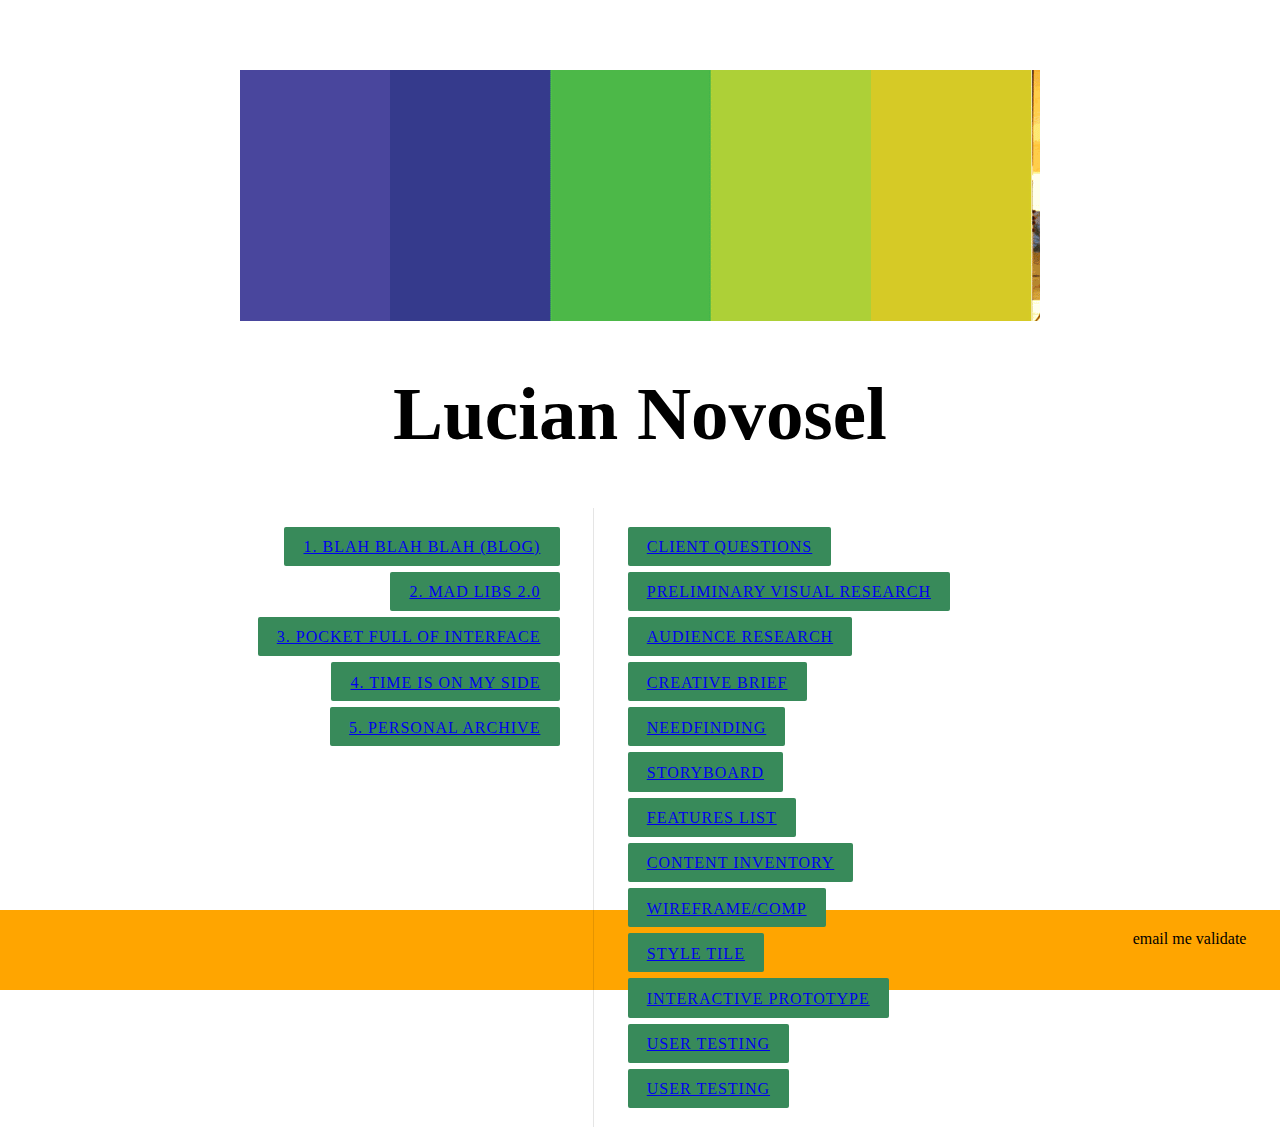
<file: public_html/index.html>
<!DOCTYPE html><html lang="en">  <head>  	<meta charset="utf-8">    <meta name="viewport" content="width=device-width, initial-scale=1.0">    <meta name="description" content="555_description">    <meta name="author" content="Lucian Novosel - DES 157 Glenda Drew">    <link rel="shortcut icon" href="ex(1)/assets/ico/favicon.png">    <title>Lucian's Portal</title>    <!-- Natural CSS file links -->    <link href="ex(1)/assets/css/main.css" rel="stylesheet">    <!-- Natural font file links -->    <link href='http://fonts.googleapis.com/css?family=Lato:300,400,700,300italic,400italic' rel='stylesheet' type='text/css'>    <link href='http://fonts.googleapis.com/css?family=Raleway:400,300,700' rel='stylesheet' type='text/css'>      </head>    <body>      <div class="page-wrap">        <!-- banner -->        <header><img id="kuler" src="ex(1)/assets/imgs/invitation_ex1_website.gif" width="800" style="display:block; margin-top:70px; margin-left:auto; margin-right:auto;"></header>        <h1> Lucian Novosel </h1>         <section>            <div class="main" style="display:block; margin-left:auto; margin-right:auto;">              <nav>                <div class="column">                    <ol style="text-align:right;">                      <li><a href="blog.html">1. Blah blah blah (blog)</a></li>                      <li><a href="ex(2)_madlibs/madlibs.html">2. Mad Libs 2.0</a></li>                      <li><a href="ex(3)_pockedex/pocket.html">3. Pocket full of interface</a></li>                      <li><a href="ex(4)_timeIsOnMySide/time.html">4. Time is on my side</a></li>                      <li><a href="ex(5)_Cabinet/archive.html">5. Personal archive</li></a>                      <!-- <li>6. The library</li> -->                    </ol>                </div>              </nav>              <!-- <nav> -->                <div class="column">                     <ol style="text-align:left; padding-left: 0px;">                      <li><a href="clientQuestions.html"> Client Questions</a></li>                      <br/>                      <li><a href="http://sesameseeds157.tumblr.com/">Preliminary Visual Research</a></li>                      <br/>                                            <li><a href="impressDeck/index.html#/step-1">Audience research</a></li>                      <br/>                      <li><a href="impressDeck/index.html#/step-3">Creative Brief</a>                      </li>                      <br/>                      <li><a href="impressDeck/index.html#/step-5">Needfinding</a>                      </li>                      <br/>                      <li><a href="impressDeck/index.html#/step-8">StoryBoard</a>                      </li>                      <br/>                      <li><a href="impressDeck/index.html#/step-11">Features List</a>                      </li>                      <br/>                      <li><a href="impressDeck/index.html#/step-13">Content Inventory</a>                      </li>                      <br/>                       <li><a href="impressDeck/index.html#/step-15">Wireframe/Comp</a>                      </li>                      <br/>                      <li><a href="impressDeck/index.html#/step-18">Style Tile</a>                      </li>                      <br/>                      <li><a href="sesame_universe/">Interactive prototype</a>                      </li>                       <br/>                      <li><a href="impressDeck/index.html#/step-22">User Testing</a>                      </li>                       <br/>                      <li><a href="impressDeck/index.html#/step-27">User Testing</a>                      </li>                  </div>               <!-- </nav> -->            </div> <!-- main -->         </section>      </div>    </body>  <footer>    email me    validate  </footer> <html>
</file>
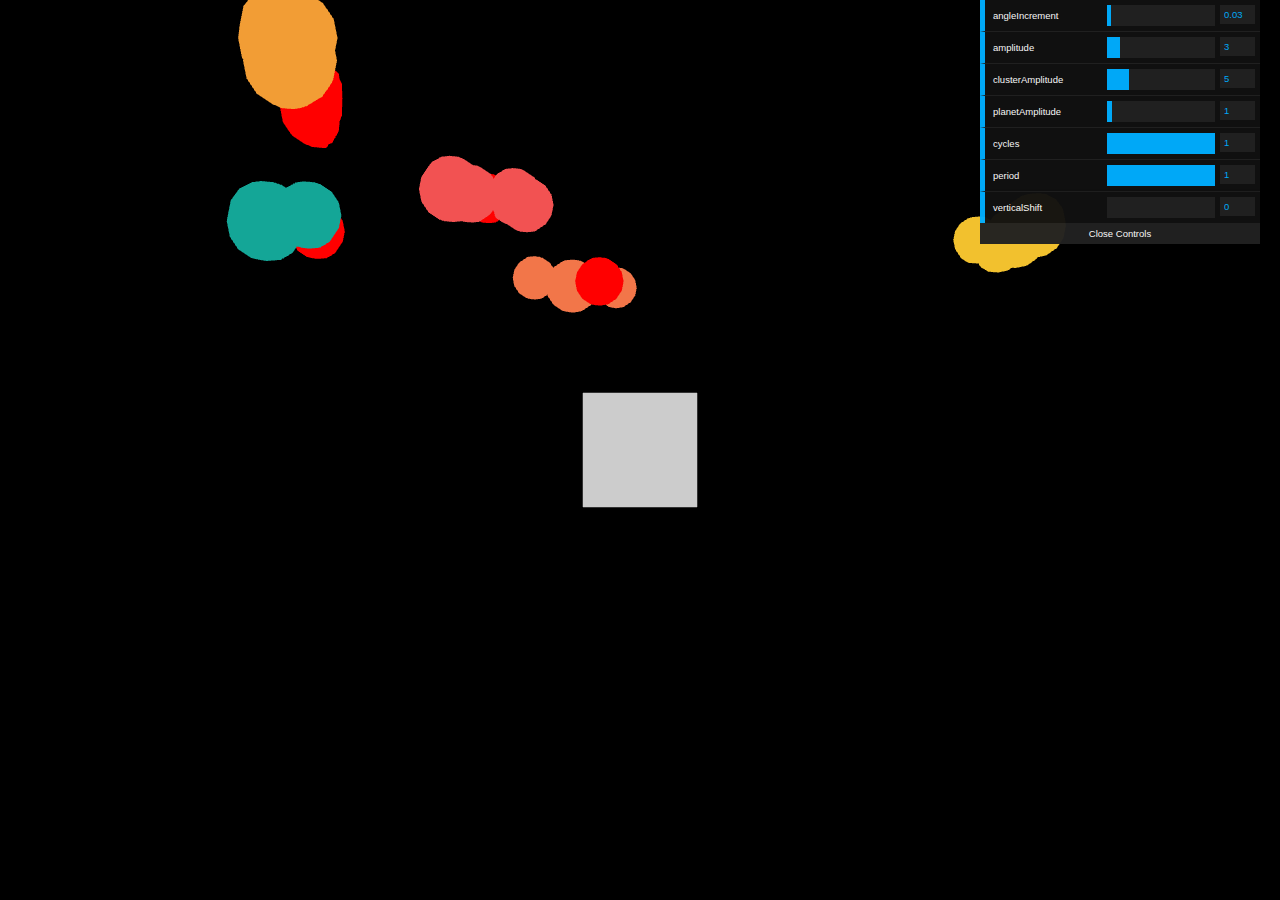
<file: public_html/sesame_universe/index.html>
<html>
  <head>
    <script src="assets/js/three.js"></script>
    <style type="text/css">
      body {
        margin: 0px;
        padding: 0px;
      }

      #container {
        position:absolute;
        left:0px;
        top:0px;
        width:100%;
        height:100%;
        margin: 0px;
        padding: 0px;
      }
    </style>

    <script src="assets/js/raf.js"></script>
    <script src="assets/js/OrbitControls.js"></script>
    <script src="assets/js/dat-gui/build/DAT.GUI.min.js"></script>

  </head>

  <body>
  
  <script type="text/javascript" src="assets/js/sesame.js"></script>
  </body>
</html>
</file>
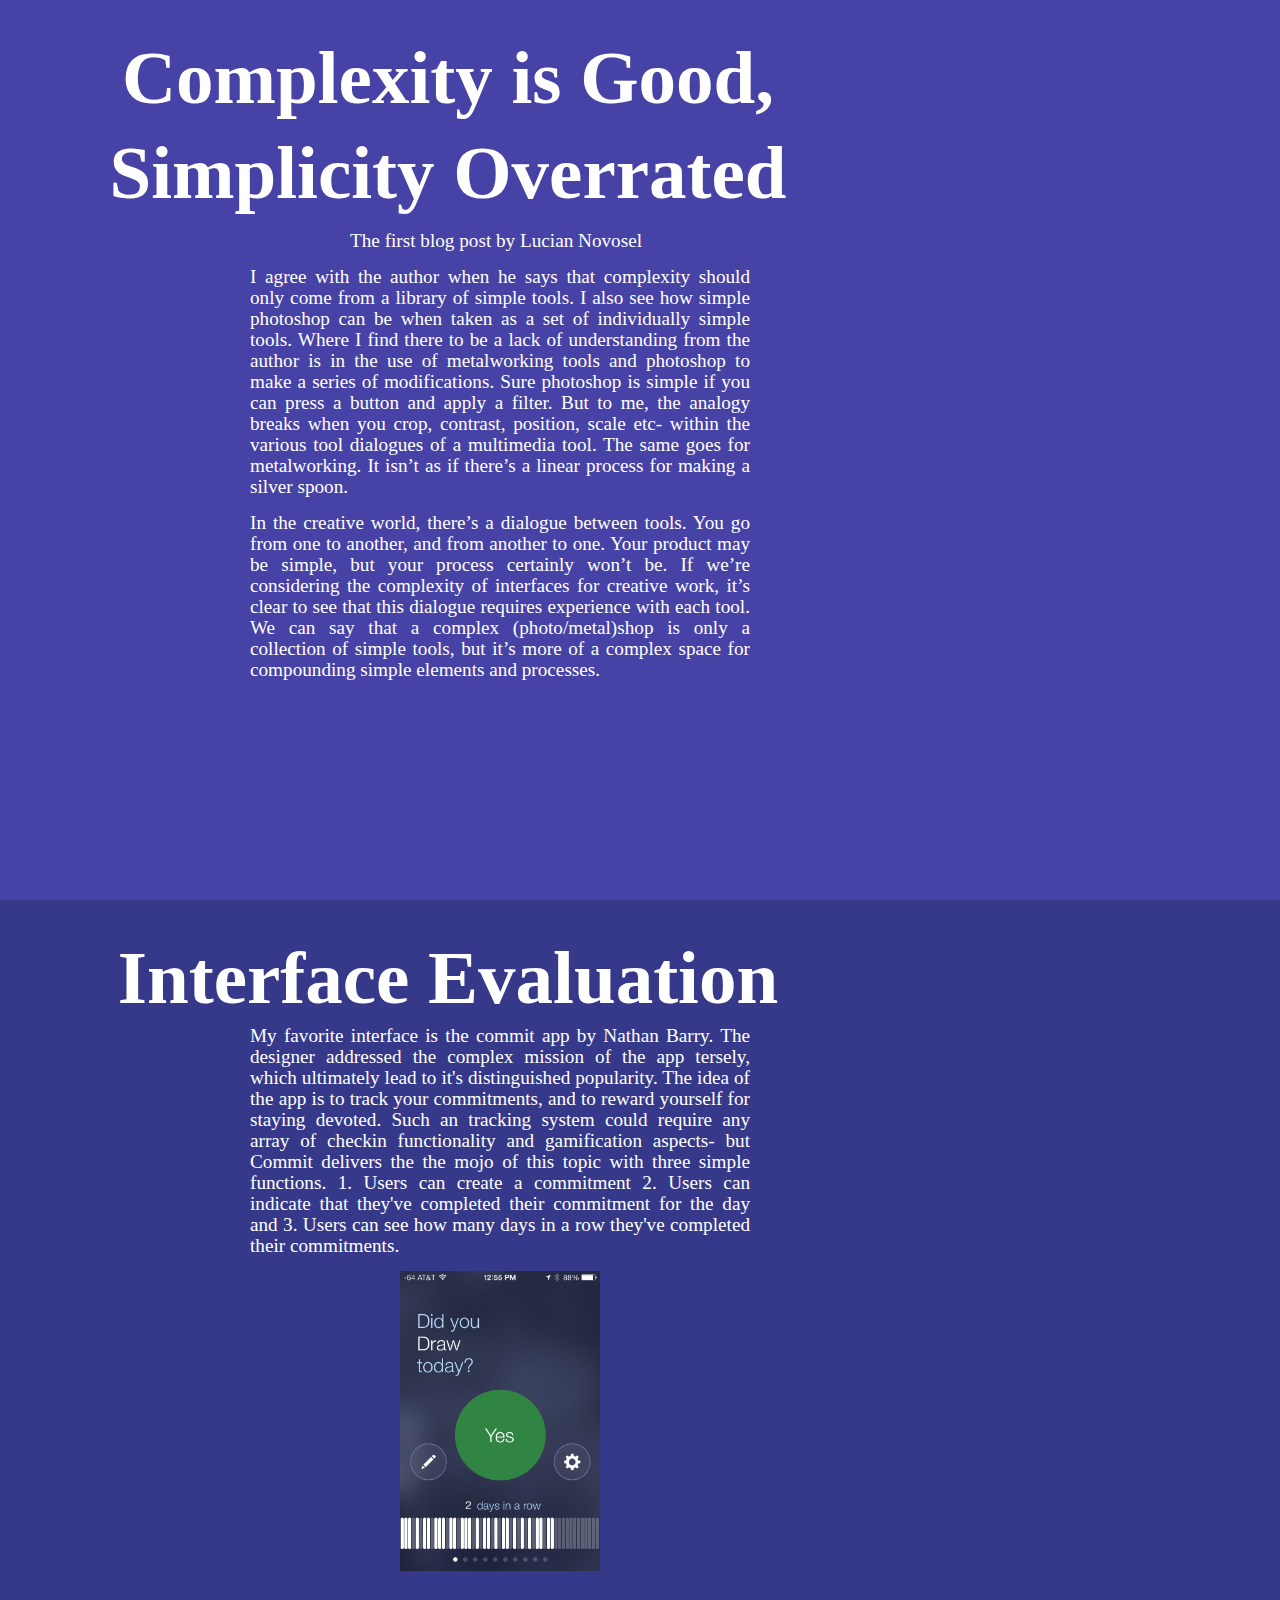
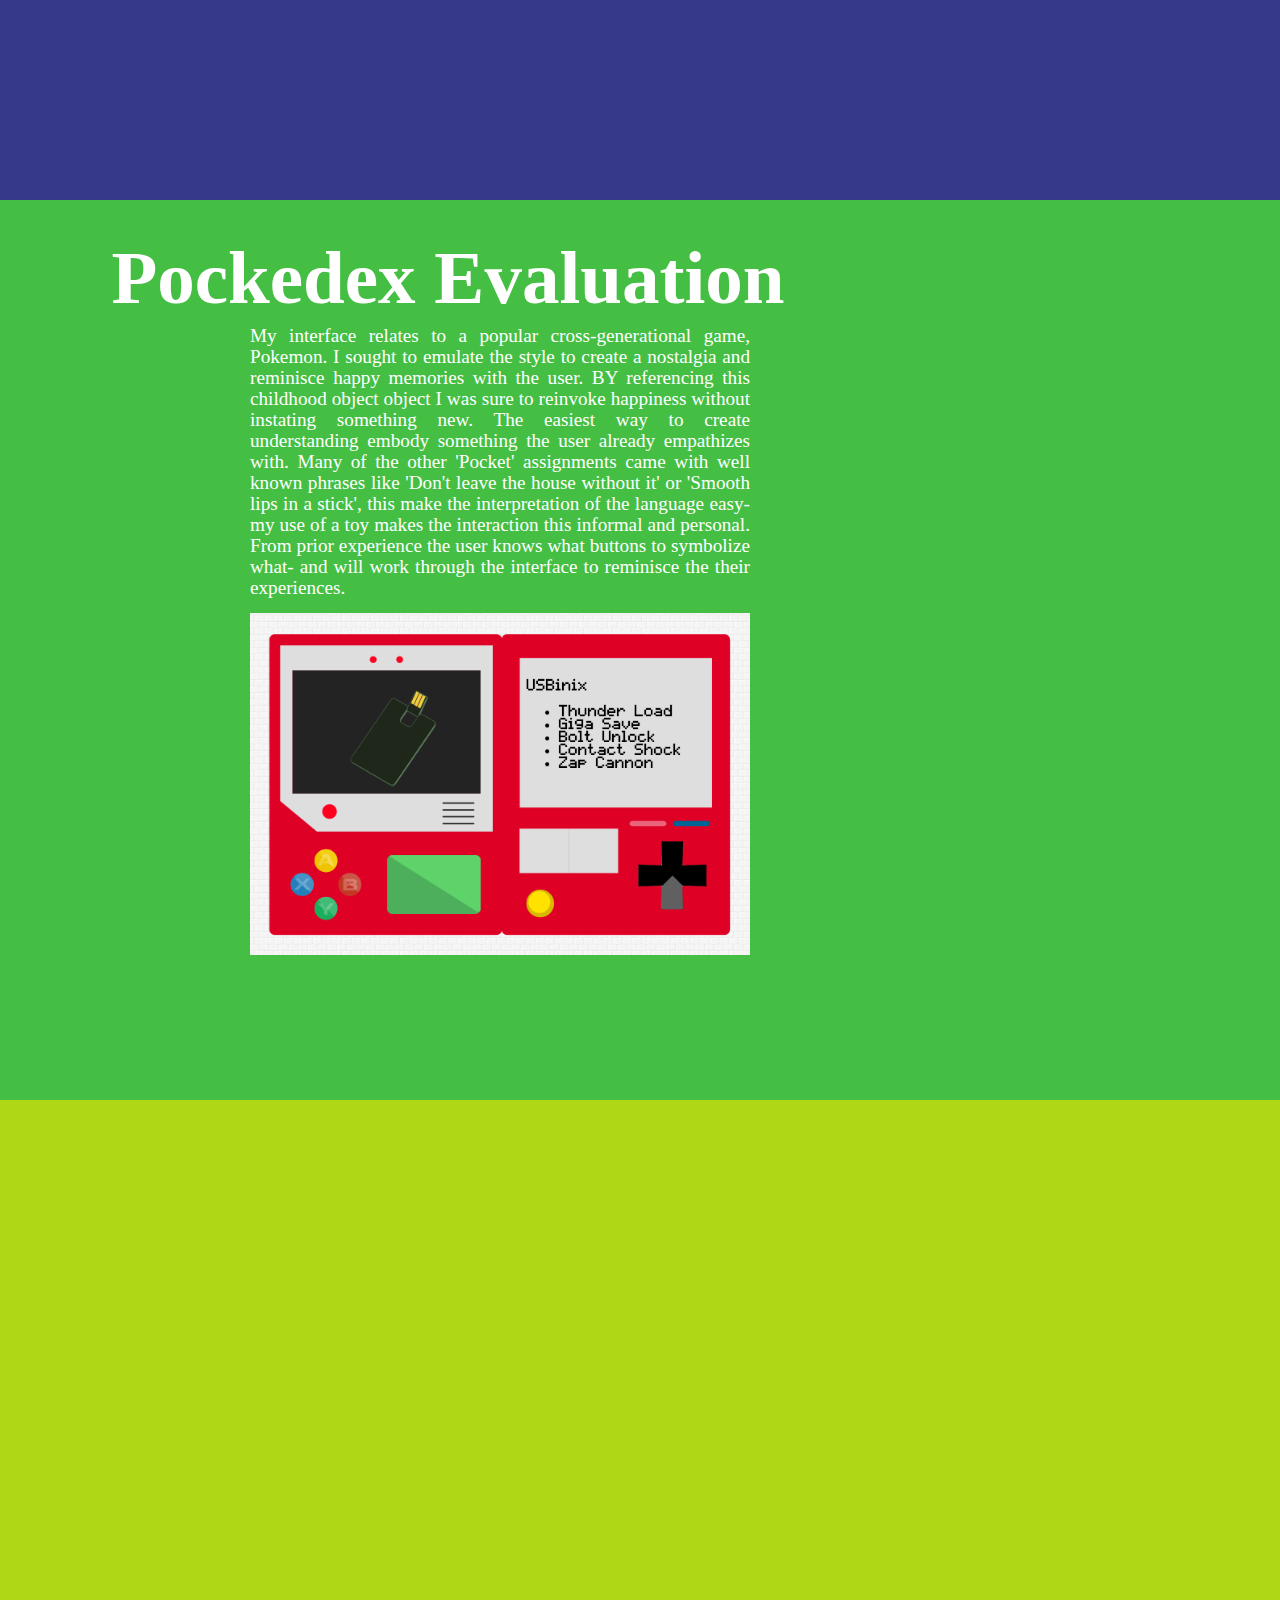
<file: public_html/blog.html>
<!DOCTYPE html>
<html lang="en">
    <head>
      <meta charset="utf-8">
      <meta name="viewport" content="width=device-width, initial-scale=1.0">
      <meta name="description" content="Lucian's Blog.">
      <meta name="author" content="Lucian Novosel - DES 157 Glenda Drew">
      <link rel="shortcut icon" href="assets/ico/favicon.png">
      <title>Blah Blah Blog</title>

      <!-- Natural CSS file links -->
      <!-- <link href="assets/css/main.css" rel="stylesheet"> -->
      <link href="ex(1)/assets/css/blog.css" rel="stylesheet">

      <!-- Natural font file links -->
      <link href='http://fonts.googleapis.com/css?family=Lato:300,400,700,300italic,400italic' rel='stylesheet' type='text/css'>
      <link href='http://fonts.googleapis.com/css?family=Raleway:400,300,700' rel='stylesheet' type='text/css'>


    </head>
  
<!--     <header>          
       <h1>Welcome to<h1>
          <h1><em>blah, blah, blog</em></h1>
    </header>  -->

    <body>
      <section class="page-wrap page-wrap-1">
          <div class="post">
            <h2 style="padding-top: 30px">Complexity is Good, Simplicity Overrated</h2>
            <p style="padding-left:350px; padding-top: 10px;">The first blog post by Lucian Novosel</p>
                  <div class="copy" style="padding-left:250px"> 
                    <p>
                        I agree with the author when he says that complexity should only come from a library of simple tools. I also see how simple photoshop can be when taken as a set of individually simple tools. Where I find there to be a lack of understanding from the author is in the use of metalworking tools and photoshop to make a series of modifications. Sure photoshop is simple if you can press a button and apply a filter. But to me, the analogy breaks when you crop, contrast, position, scale etc- within the various tool dialogues of a multimedia tool. The same goes for metalworking. It isn’t as if there’s a linear process for making a silver spoon.
                    </p>
                    <p>
                      In the creative world, there’s a dialogue between tools. You go from one to another, and from another to one. Your product may be simple, but your process certainly won’t be. If we’re considering the complexity of interfaces for creative work, it’s clear to see that this dialogue requires experience with each tool. We can say that a complex (photo/metal)shop is only a collection of simple tools, but it’s more of a complex space for compounding simple elements and processes. 
                    </p>
                  </div>
        </div>
      </section>
      <section class="page-wrap page-wrap-2">
          <div class="post">
            <h2 style="padding-top: 30px">Interface Evaluation</h2>
                  <div class="copy" style="padding-left:250px">                   
                    <p>
                         My favorite interface is the commit app by Nathan Barry. The designer addressed the complex mission of the app tersely, which ultimately lead to it's distinguished popularity. The idea of the app is to track your commitments, and to reward yourself for staying devoted. Such an tracking system could require any array of checkin functionality and gamification aspects- but Commit delivers the the mojo of this topic with three simple functions. 1. Users can create a commitment 2. Users can indicate that they've completed their commitment for the day and 3. Users can see how many days in a row they've completed their commitments.
                     </p>
                     <p>
                         <img src="ex(1)/assets/imgs/commitmentScreenShot.jpg" style="display: block; margin: 0 auto;" width='200px' >
                     </p>
                  </div>
          </div>
      </section>
      <section class="page-wrap page-wrap-3">
          <div class="post">
            <h2 style="padding-top: 30px">Pockedex Evaluation</h2>
                  <div class="copy" style="padding-left:250px">                   
                    <p>
                       My interface relates to a popular cross-generational game, Pokemon. I sought to emulate the style to create a nostalgia and reminisce happy memories with the user. BY referencing this childhood object object I was sure to reinvoke happiness without instating something new. 

                        The easiest way to create understanding embody something the user already empathizes with. Many of the other 'Pocket' assignments came with well known phrases like 'Don't leave the house without it' or 'Smooth lips in a stick', this make the interpretation of the language easy- my use of a toy makes the interaction this informal and personal. From prior experience the user knows what buttons to symbolize what- and will work through the interface to reminisce the their experiences. 
                     </p>
                     <p>
                         <img src="ex(1)/assets/imgs/pockedex.png" style="display: block; margin: 0 auto;" width='500px' >
                     </p>
                  </div>
          </div>
      </section>
      <section class="page-wrap page-wrap-4"></section>
      <section class="page-wrap page-wrap-5"></section>
    </body>

    <footer>
      <!-- contact -->
      <!-- goto top -->
      <!-- blog -->
      <!--  -->
    </footer>
 <html>
</file>
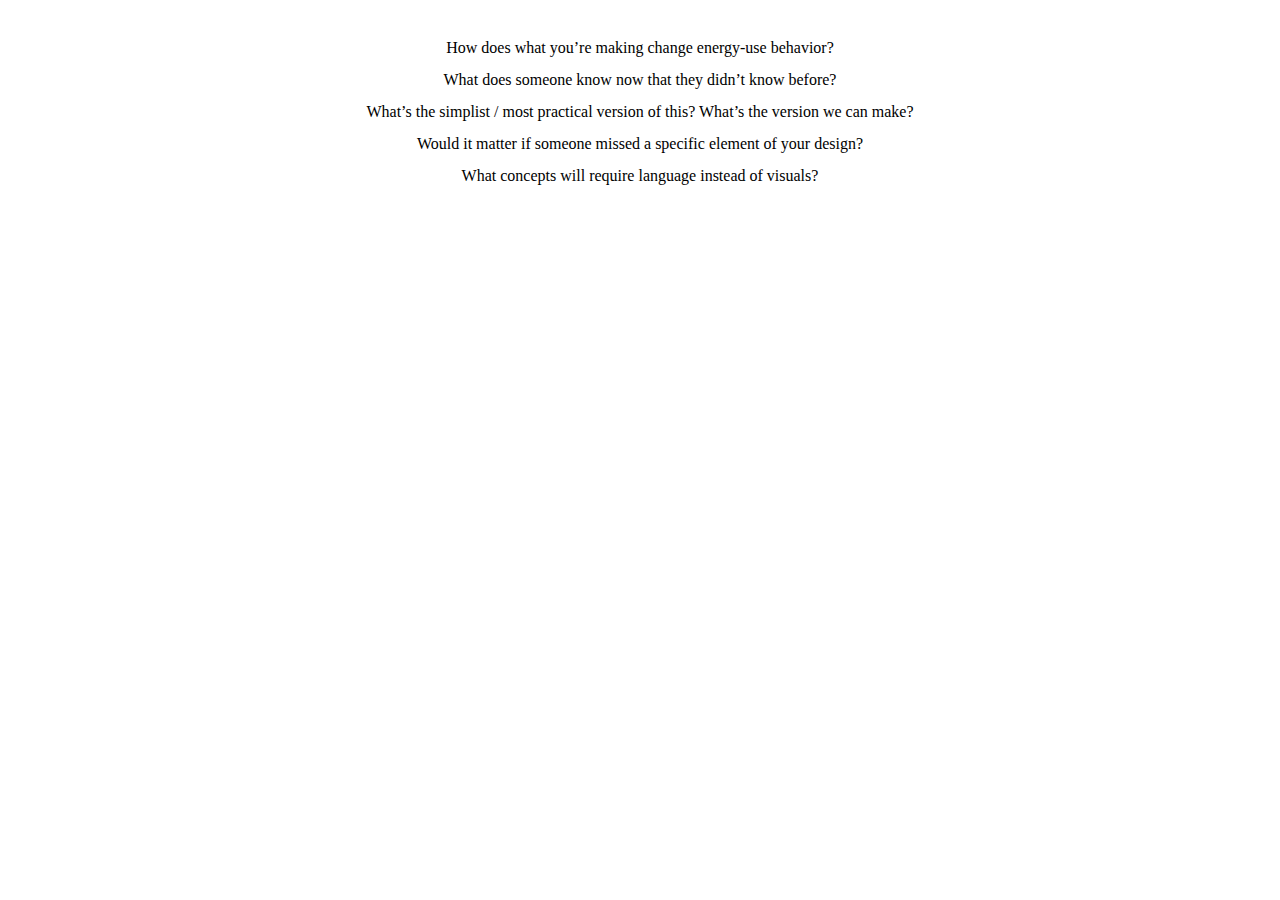
<file: public_html/clientQuestions.html>
<!DOCTYPE html>
<html lang="en">
  <head>
  	<meta charset="utf-8">
    <meta name="viewport" content="width=device-width, initial-scale=1.0">
    <meta name="description" content="555_description">
    <meta name="author" content="Lucian Novosel - DES 157 Glenda Drew">
    <link rel="shortcut icon" href="ex(1)/assets/ico/favicon.png">
    <title>Lucian's Portal</title>

    <style type="text/css">
      * {
        line-height: 2em;
      }
    </style>

    <!-- Natural CSS file links -->
    <link href="ex(1)/assets/css/main.css" rel="stylesheet">

    <!-- Natural font file links -->
    <link href='http://fonts.googleapis.com/css?family=Lato:300,400,700,300italic,400italic' rel='stylesheet' type='text/css'>
    <link href='http://fonts.googleapis.com/css?family=Raleway:400,300,700' rel='stylesheet' type='text/css'>
    
  </head>

    <body>
    </br>
      How does what you’re making change energy-use behavior? 
    </br>
      What does someone know now that they didn’t know before?
    </br>
      What’s the simplist / most practical version of this? What’s the version we can make?
    </br>
      Would it matter if someone missed a specific element of your design?
    </br>
      What concepts will require language instead of visuals?
    </br>
    </body>

 <html>
</file>
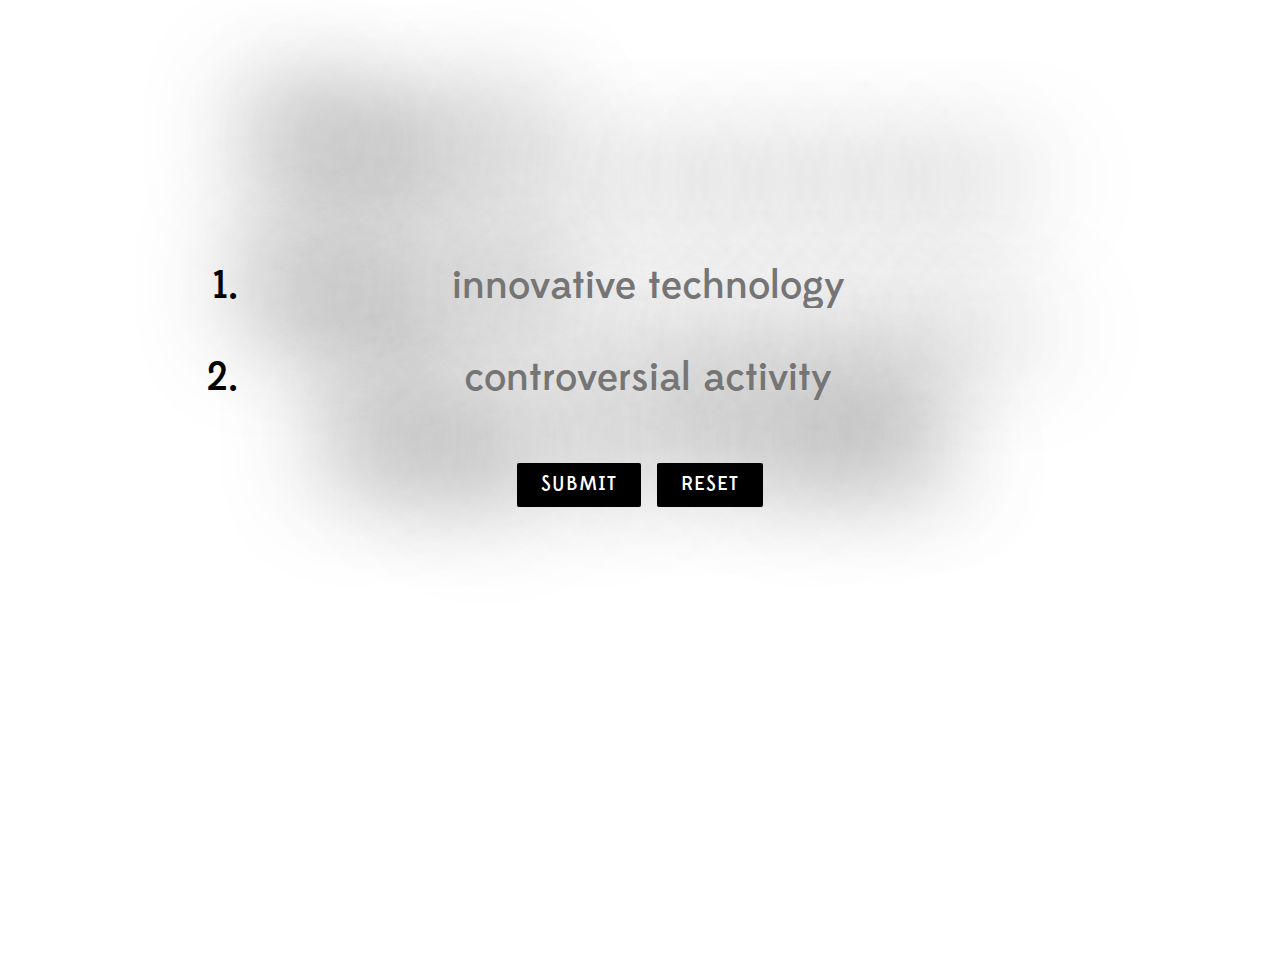
<file: public_html/ex(2)_madlibs/madlibs.html>
<!DOCTYPE html>
<html lang="en">
  <head>
  	<meta charset="utf-8">
    <meta name="viewport" content="width=device-width, initial-scale=1.0">
    <meta name="description" content="Madlibs">
    <meta name="author" content="Lucian Novosel - DES 157 Glenda Drew">
    <link rel="shortcut icon" href="assets/ico/favicon.png">
    <title>CAH Madlibs</title>

    <!-- Natural CSS file links -->
    <link href="assets/css/madlibs.css" rel="stylesheet">

    <!-- Natural font file links -->
    <link href='http://fonts.googleapis.com/css?family=Lato:300,400,700,300italic,400italic' rel='stylesheet' type='text/css'>
    <link href='http://fonts.googleapis.com/css?family=Raleway:400,300,700' rel='stylesheet' type='text/css'>

  </head>

    <body>
      <div class="overlay" id="overlay">
          <form name="cah" class="cah" id="cah" autocomplete="off">
              <div>
                <ol class="questions">
                  <li>
                    <label for="adjective_1" class="label"></label>
                    <input name="adjective_1" class="prompt" type="text" id="adj" placeholder="innovative technology">
                  </li>
                  <li>
                    <label for="noun_1" class="label"></label>
                    <input name="noun_1" class="prompt" type="text" id="nn" placeholder="controversial activity">
                  </li>
<!--                   <li>
                    <label for="adverb_1" class="label"></label>
                    <input name="adverb_1" class="prompt" type="text" id="advb" placeholder="adverb">
                  </li> -->
                </ol>

                <!-- <button class="submit" type="submit">Send answers</button> -->
                <input class="submit" type="submit" value="submit"/>
                <input class="submit" type="reset" value="reset"/>

            </div>
          </form>
      </div>
      <div class="contents">
        <section id="results">
          <h1 id="fittext" name='cah_results' class="blur" style="line-height:140%;">Step 1: ________<br/>Step 2: ________<br/><!-- Step 3: ________<br/> -->Step 3: Profit.<br/></h1>
        </section>
      </div>


      <script src="assets/js/madlibs.js" type="text/javascript"></script>
      <script src="assets/js/fittext.js" type="text/javascript"></script>
      <script type="text/javascript">
          fitText(document.getElementById('fittext'), 1.2)    
      </script>
    </body> 

 <html>
</file>
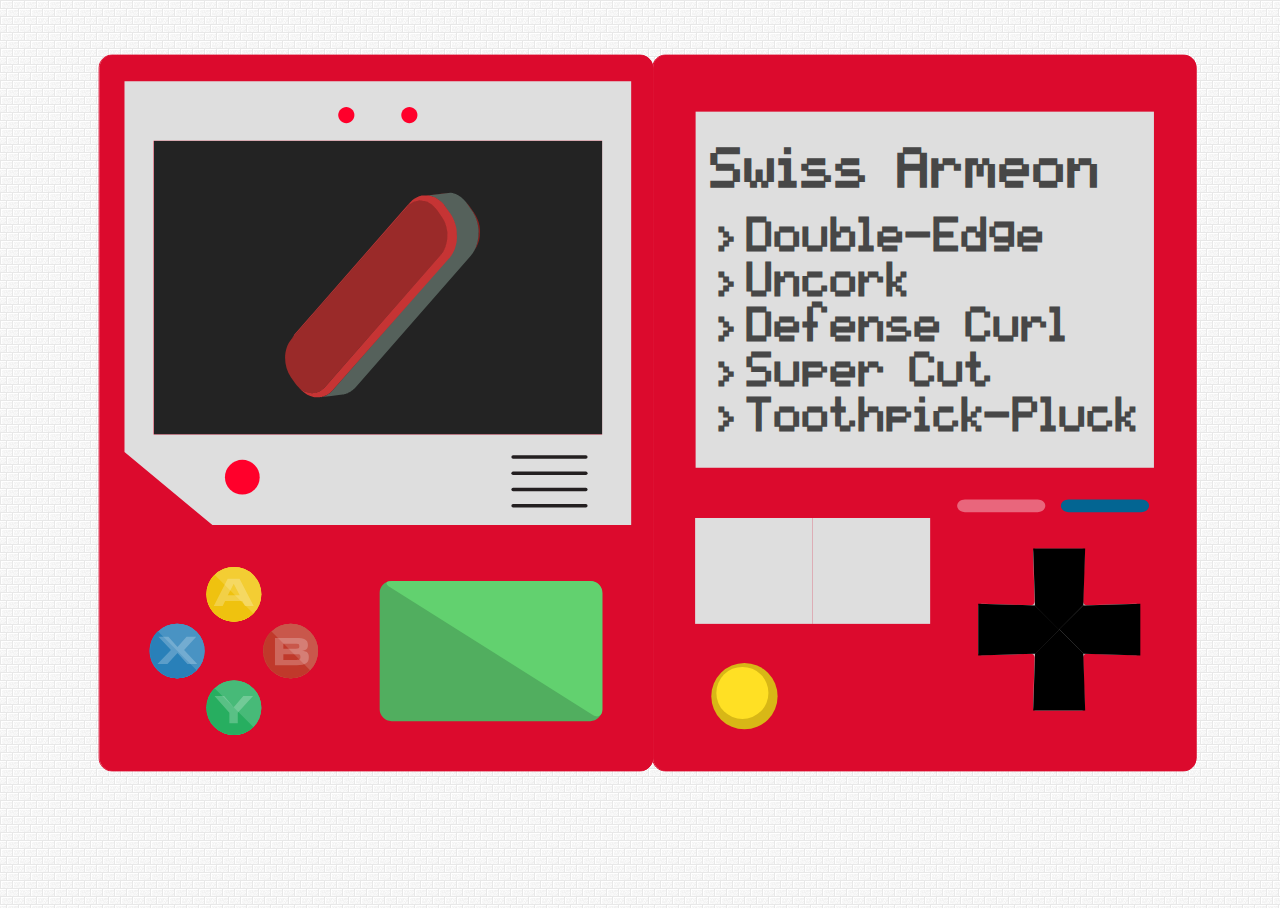
<file: public_html/ex(3)_pockedex/pocket.html>
<!DOCTYPE html>
<html lang="en">
  <head>
  	<meta charset="utf-8">
    <meta name="viewport" content="width=device-width, initial-scale=1.0">
    <meta name="description" content="A super effective Pokedex for Lucian's daily belongings.">
    <meta name="author" content="Lucian Novosel - DES 157 Glenda Drew - ex(3)">
    <link rel="shortcut icon" href="assets/imgs/ico/favicon.png">
    <title>Pockédex</title>

    <!-- CSS au naturalle -->
    <!-- monitor stylesheet  -->
     <link rel="stylesheet" type="text/css" href="assets/css/ultimatum.css"> 
     <link rel="stylesheet" type="text/css" href="assets/css/pocket.css" media="only screen and (min-width: 481px)"> 
     <!--Mobile devices (<=480) -->
    <link rel="stylesheet" type="text/css" href="assets/css/mobile.css" media="only screen and (max-width: 480px)">

     <!-- jdizzle-q in the house! -->
     <script src="http://code.jquery.com/jquery-2.1.0.min.js"></script>

    <!-- G-fonts -->
    <link href='http://fonts.googleapis.com/css?family=Lato:300,400,700,300italic,400italic' rel='stylesheet' type='text/css'>
    <link href='http://fonts.googleapis.com/css?family=Raleway:400,300,700' rel='stylesheet' type='text/css'>
  </head>


  <body>

    <div class=theInterfaceSVG style="z-index:2; width:100%; height: 100%; margin-left:auto; margin-right:auto; display: block; position:absolute; margin-left:auto; margin-right:auto;">
      <?xml version="1.0" encoding="utf-8"?>
      <!DOCTYPE svg PUBLIC "-//W3C//DTD SVG 1.0//EN" "http://www.w3.org/TR/2001/REC-SVG-20010904/DTD/svg10.dtd">
      <svg version="1.0" id="Layer_1" xmlns="http://www.w3.org/2000/svg" xmlns:xlink="http://www.w3.org/1999/xlink" x="0px" y="0px" width="90%" height="90%" style="margin-left:auto; margin-right:auto; display: block;" width="1167.5px" height="788px" viewBox="0 0 1167.5 788" enable-background="new 0 0 1167.5 788" xml:space="preserve">
      <g>
        <g>
          <g>
            <path fill="#DEDEDE" d="M53.2,57.9C53.2,57.9,53.2,57.9,53.2,57.9l0,375.6c0,0,0,0,0,0l89.1,74.1c0,0,0,0,0,0h424.4c0,0,0,0,0,0
              V57.9c0,0,0,0,0,0H53.2z M537.3,415.7C537.3,415.7,537.3,415.7,537.3,415.7l-454.6,0c0,0,0,0,0,0V118.2c0,0,0,0,0,0h454.6
              c0,0,0,0,0,0V415.7z"/>
          </g>
        </g>
      </g>
      <g>
        <path fill="none" stroke="#DC0A2D" stroke-miterlimit="10" d="M588.5,743.9c0,7-5.8,12.8-12.8,12.8H40.3c-7,0-12.8-5.8-12.8-12.8
          V44.1c0-7,5.8-12.8,12.8-12.8h535.4c7,0,12.8,5.8,12.8,12.8V743.9z"/>
      </g>
      <g>
        <path fill="none" stroke="#DC0A2D" stroke-miterlimit="10" d="M1139.1,744c0,7-5.7,12.7-12.7,12.7H601.2c-7,0-12.7-5.7-12.7-12.7
          V44c0-7,5.7-12.7,12.7-12.7h525.3c7,0,12.7,5.7,12.7,12.7V744z"/>
      </g>
      <g>
        <rect x="631.5" y="500.4" fill="#DEDEDE" width="119.1" height="107.3"/>
        <rect x="750.6" y="500.4" fill="#DEDEDE" width="119.1" height="107.3"/>
      </g>
      <circle fill="#FF002B" cx="172.6" cy="459.1" r="17.6"/>
      <path fill="#FF002B" d="M286.2,92.1c0,4.5-3.7,8.2-8.2,8.2c-4.5,0-8.2-3.7-8.2-8.2c0-4.5,3.7-8.2,8.2-8.2
        C282.5,83.9,286.2,87.6,286.2,92.1z"/>
      <path fill="#FF002B" d="M350.1,92.1c0,4.5-3.7,8.2-8.2,8.2c-4.5,0-8.2-3.7-8.2-8.2c0-4.5,3.7-8.2,8.2-8.2
        C346.5,83.9,350.1,87.6,350.1,92.1z"/>
      <line fill="none" stroke="#231F20" stroke-width="3.4067" stroke-linecap="round" stroke-miterlimit="10" x1="447" y1="438.6" x2="520.8" y2="438.6"/>
      <line fill="none" stroke="#231F20" stroke-width="3.4067" stroke-linecap="round" stroke-miterlimit="10" x1="447" y1="455.1" x2="520.8" y2="455.1"/>
      <line fill="none" stroke="#231F20" stroke-width="3.4067" stroke-linecap="round" stroke-miterlimit="10" x1="447" y1="471.5" x2="520.8" y2="471.5"/>
      <line fill="none" stroke="#231F20" stroke-width="3.4067" stroke-linecap="round" stroke-miterlimit="10" x1="447" y1="488" x2="520.8" y2="488"/>
      <g>
        <g>
          <path fill="#E9667C" d="M986.4,488.1c0,3.5-3.5,6.4-7.8,6.4h-73.7c-4.3,0-7.8-2.9-7.8-6.4s3.5-6.4,7.8-6.4h73.7
            C982.8,481.7,986.4,484.6,986.4,488.1z"/>
        </g>
        <g>
          <path fill="#036592" d="M1091.5,488.1c0,3.5-3.5,6.4-7.8,6.4H1010c-4.3,0-7.8-2.9-7.8-6.4s3.5-6.4,7.8-6.4h73.7
            C1088,481.7,1091.5,484.6,1091.5,488.1z"/>
        </g>
      </g>
      <g>
        <path fill="#51AE5F" d="M537.3,694.3c0,6.6-5.4,12-12,12H323.8c-6.6,0-12-5.4-12-12V576.2c0-6.6,5.4-12,12-12h201.4
          c6.6,0,12,5.4,12,12V694.3z"/>
      </g>
      <g>
        <g>
          <g>
            <path fill="#BFBFBF" d="M1028.7,588.9c-2.3,0.1-4.1-1.7-4-4l1.6-49.3c0.1-2.3-1-4.1-2.5-4.1s-4.5,0-6.7,0h-33.9
              c-2.3,0-5.3,0-6.7,0s-2.6,1.9-2.5,4.1l1.6,49.3c0.1,2.3-1.7,4.1-4,4l-49.3-1.6c-2.3-0.1-4.1,1-4.1,2.5s0,4.5,0,6.7v33.9
              c0,2.3,0,5.3,0,6.7s1.9,2.6,4.1,2.5l49.3-1.6c2.3-0.1,4.1,1.7,4,4l-1.6,49.3c-0.1,2.3,1,4.1,2.5,4.1s4.5,0,6.7,0h33.9
              c2.3,0,5.3,0,6.7,0s2.6-1.9,2.5-4.1l-1.6-49.3c-0.1-2.3,1.7-4.1,4-4l49.3,1.6c2.3,0.1,4.1-1,4.1-2.5s0-4.5,0-6.7v-33.9
              c0-2.3,0-5.3,0-6.7s-1.9-2.6-4.1-2.5L1028.7,588.9z"/>
          </g>
        </g>
      </g>
      <g>
        <circle fill="#D8B716" cx="681.5" cy="681" r="33.6"/>
        <circle fill="#FFE024" cx="679.4" cy="677.7" r="26.4"/>
      </g>
      <g>
        <circle fill="#F3CD33" cx="163.8" cy="577.7" r="27.6"/>
        <circle fill="#47BA78" cx="163.8" cy="692.7" r="27.6"/>
        <circle fill="#4993C3" cx="106.3" cy="635.2" r="27.6"/>
        <circle fill="#C9574B" cx="221.3" cy="635.2" r="27.6"/>
        <path fill="#EFC20F" d="M183.4,597.3c-10.8,10.8-28.3,10.8-39.1,0c-10.8-10.8-10.8-28.3,0-39.1L183.4,597.3z"/>
        <path fill="#27AE60" d="M183.4,712.3c-10.8,10.8-28.3,10.8-39.1,0c-10.8-10.8-10.8-28.3,0-39.1L183.4,712.3z"/>
        <path fill="#2980B9" d="M125.8,654.6c-10.8,10.8-28.3,10.8-39.1,0c-10.8-10.8-10.8-28.3,0-39.1L125.8,654.6z"/>
        <path fill="#C0392B" d="M240.8,654.6c-10.8,10.8-28.3,10.8-39.1,0c-10.8-10.8-10.8-28.3,0-39.1L240.8,654.6z"/>
      </g>
      <g>
        <path fill="#62D16F" d="M322.4,570.6c-5.6-3.5-4.8-6.4,1.8-6.4h201.4c6.6,0,12,5.4,12,12v118.1c0,6.6-4.6,9.1-10.2,5.6L322.4,570.6
          z"/>
      </g>
      <g id="dpad">
        <polygon id="left" points="1000.4,613.2 1025.2,637.9 1082.7,639.8 1082.7,634.6 1082.7,592.4 1082.7,587.2 1025.2,589 1025.2,588.5"onmouseover="evt.target.setAttribute('opacity', '0.5');" onmouseout="evt.target.setAttribute('opacity','1)');" />
        <polygon id="right" points="1000.7,613.7 976,589 918.4,587.2 918.4,592.4 918.4,634.5 918.4,639.8 976,637.9 976,638.5" onmouseover="evt.target.setAttribute('opacity', '0.5');" onmouseout="evt.target.setAttribute('opacity','1)');" />
        <polygon id="up" points="1000.2,613.6 1024.9,588.9 1026.8,531.3 1021.5,531.3 979.4,531.3 974.1,531.3 976,588.9 975.5,588.9" onmouseover="evt.target.setAttribute('opacity', '0.5');" onmouseout="evt.target.setAttribute('opacity','1)');"onclick=newPockemon(1); />
        <polygon id="down" points="1000.7,613.3 976,638.1 974.1,695.6 979.4,695.6 1021.5,695.6 1026.8,695.6 1024.9,638.1 1025.4,638.1" onmouseover="evt.target.setAttribute('opacity', '0.5');" onmouseout="evt.target.setAttribute('opacity','1)');" onclick=newPockemon(-1); />
      </g>
      <g>
        <circle fill="#F3CD33" cx="164.3" cy="577.7" r="27.6"/>
        <circle fill="#47BA78" cx="164.3" cy="692.7" r="27.6"/>
        <circle fill="#4993C3" cx="106.8" cy="635.2" r="27.6"/>
        <path fill="#EFC20F" d="M183.8,597.3c-10.8,10.8-28.3,10.8-39.1,0c-10.8-10.8-10.8-28.3,0-39.1L183.8,597.3z"/>
        <path fill="#27AE60" d="M183.8,712.3c-10.8,10.8-28.3,10.8-39.1,0c-10.8-10.8-10.8-28.3,0-39.1L183.8,712.3z"/>
        <path fill="#2980B9" d="M126.3,654.6c-10.8,10.8-28.3,10.8-39.1,0c-10.8-10.8-10.8-28.3,0-39.1L126.3,654.6z"/>
        <g>
          <circle fill="#C9574B" cx="221.8" cy="635.2" r="27.6"/>
          <path fill="#C0392B" d="M241.3,654.6c-10.8,10.8-28.3,10.8-39.1,0c-10.8-10.8-10.8-28.3,0-39.1L241.3,654.6z"/>
        </g>
        <g>
          <circle fill="#F3CD33" cx="164.3" cy="577.7" r="27.6" onmouseover="evt.target.setAttribute('opacity', '0.5');" onmouseout="evt.target.setAttribute('opacity','1)');" />
          <circle fill="#47BA78" cx="164.3" cy="692.7" r="27.6" onmouseover="evt.target.setAttribute('opacity', '0.5');" onmouseout="evt.target.setAttribute('opacity','1)');"/>
          <circle fill="#4993C3" cx="106.8" cy="635.2" r="27.6" onmouseover="evt.target.setAttribute('opacity', '0.5');" onmouseout="evt.target.setAttribute('opacity','1)');"/>
          <path fill="#EFC20F" d="M183.8,597.3c-10.8,10.8-28.3,10.8-39.1,0c-10.8-10.8-10.8-28.3,0-39.1L183.8,597.3z"/>
          <path fill="#27AE60" d="M183.8,712.3c-10.8,10.8-28.3,10.8-39.1,0c-10.8-10.8-10.8-28.3,0-39.1L183.8,712.3z"/>
          <path fill="#2980B9" d="M126.3,654.6c-10.8,10.8-28.3,10.8-39.1,0c-10.8-10.8-10.8-28.3,0-39.1L126.3,654.6z"/>
          <g>
            <circle fill="#C9574B" cx="221.8" cy="635.2" r="27.6"/>
            <path fill="#C0392B" d="M241.3,654.6c-10.8,10.8-28.3,10.8-39.1,0c-10.8-10.8-10.8-28.3,0-39.1L241.3,654.6z"/>
          </g>
          <g opacity="0.23">
            <g>
              <path fill="#FFFFFF" d="M233.2,635.2c2.5,0,4.2,0.5,5.3,1.6s1.5,2.7,1.5,4.7c0,2.9-0.9,5-2.7,6.2s-5,1.9-9.4,1.9h-22.2v-27.6     h21.5c4.1,0,7.1,0.5,9,1.5c1.9,1,2.9,2.9,2.9,5.5c0,1.8-0.4,3.2-1.1,4C237.3,634,235.7,634.7,233.2,635.2z M223.9,632.9     c0.6,0,1.1,0,1.6,0c0.5,0,1,0,1.5,0c1.3,0,2.2-0.2,2.7-0.5c0.5-0.3,0.7-1,0.7-2.1c0-1.1-0.3-1.8-0.9-2.1     c-0.6-0.2-1.9-0.4-3.8-0.4h-11.5v5H223.9z M224,644.3h2c2.1,0,3.5-0.2,4.3-0.5c0.8-0.3,1.2-1.2,1.2-2.6c0-1.6-0.5-2.4-1.6-2.6     s-2.6-0.2-4.6-0.2h-11.1v5.9H224z"/>
            </g>
            <g>
              <path fill="#FFFFFF" d="M169.8,562.1l14.3,27.6h-8.8l-2.7-5.1h-17.4l-2.5,5.1h-9l14.1-27.6H169.8z M157.9,578.6H170l-6.1-11.5     L157.9,578.6z"/>
            </g>
            <g>
              <g>
                <path fill="#FFFFFF" d="M173.6,680.8h9.9l-15.5,17.1v10.5h-8.5v-10.5l-15.1-17.1h9.8l9.7,11.3L173.6,680.8z"/>
              </g>
              <g>
                <path fill="#FFFFFF" d="M113.6,634.1l13.3,14.2h-9.9l-10.1-11.1l-10.2,11.1H86.6l13.7-14.2l-12.7-13.4h10.1l9.2,10.5l9.2-10.5      h9.8L113.6,634.1z"/>
              </g>
            </g>
          </g>
        </g>
      </g>
      </svg>
    </div>

    <div id="interactive" style="z-index:1; width:100%; height: 100%; margin-left:auto; margin-right:auto; display: block; position:absolute; margin-left:auto; margin-right:auto;">
           <div id="interactive_overlay" class='overlay' width="90%" height="90%">
              <div id="pockescreen_html">
                <img id="items_screen" style="width: 50%; position:absolute;" src="assets/imgs/svgs/items_armory/generation1/pockemon-03.svg">
              </div>
              <div class='pocketext' id="interactive_text" style="display:block; position: absolute;">
                <h1 id="fittext">
                  <p id="pockemon_name" class="pockemon_name">Swiss Armeon</p>
                  <ul id="pockebilities" class="pockebilities">
                    <li>Saber(A)</li>
                    <li>Saber Jr(B)</li>
                    <li>Toothpick(X)</li>
                    <li>Tweezers(Y)</li>
                    <li>Tweezers(Y)</li>
                  </ul>
                </h1>
              </div>
           </div>
    </div>

    <div class=theBackdropSVG style="z-index:0; width:100%; height: 100%; margin-left:auto; margin-right:auto; display: block; position:absolute; margin-left:auto; margin-right:auto;">
      <?xml version="1.0" encoding="utf-8"?>
      <!DOCTYPE svg PUBLIC "-//W3C//DTD SVG 1.0//EN" "http://www.w3.org/TR/2001/REC-SVG-20010904/DTD/svg10.dtd">
      <svg version="1.0" id="Layer_1" xmlns="http://www.w3.org/2000/svg" xmlns:xlink="http://www.w3.org/1999/xlink" x="0px" y="0px" width="90%" height="90%" style="margin-left:auto; margin-right:auto; display: block;" width="1167.5px" height="788px" viewBox="0 0 1167.5 788" enable-background="new 0 0 1167.5 788" xml:space="preserve">
      <g>
        <path fill="#DC0A2D" d="M1139.5,744c0,7-5.7,12.7-12.7,12.7H601.6c-7,0-12.7-5.7-12.7-12.7V44c0-7,5.7-12.7,12.7-12.7h525.3
          c7,0,12.7,5.7,12.7,12.7V744z"/>
      </g>
      <g>
        <rect id="textscreen" x="632" y="88.6" fill="#DEDEDE" width="464.5" height="360.9"/>
      </g>
      <g>
        <path fill="#DC0A2D" d="M589,743.9c0,7-5.8,12.8-12.8,12.8H40.8c-7,0-12.8-5.8-12.8-12.8V44.1c0-7,5.8-12.8,12.8-12.8h535.4
          c7,0,12.8,5.8,12.8,12.8V743.9z"/>
      </g>
      <rect id="pockescreen" x="83.1" y="118.2" fill="#232323" width="454.6" height="297.5"/>
      </svg>
    </div>

    <script src="assets/js/pocket.js" type="text/javascript"></script>
    <script type="text/javascript" src="assets/js/jquery.fontstretch.js"></script>
    <script src="assets/js/fittext.js" type="text/javascript"></script>
    <script type="text/javascript">
      fitText(document.getElementById('fittext'), 1.2)
    </script>
    <script type="text/javascript">
    </script>

  </body> 

 <html>
</file>
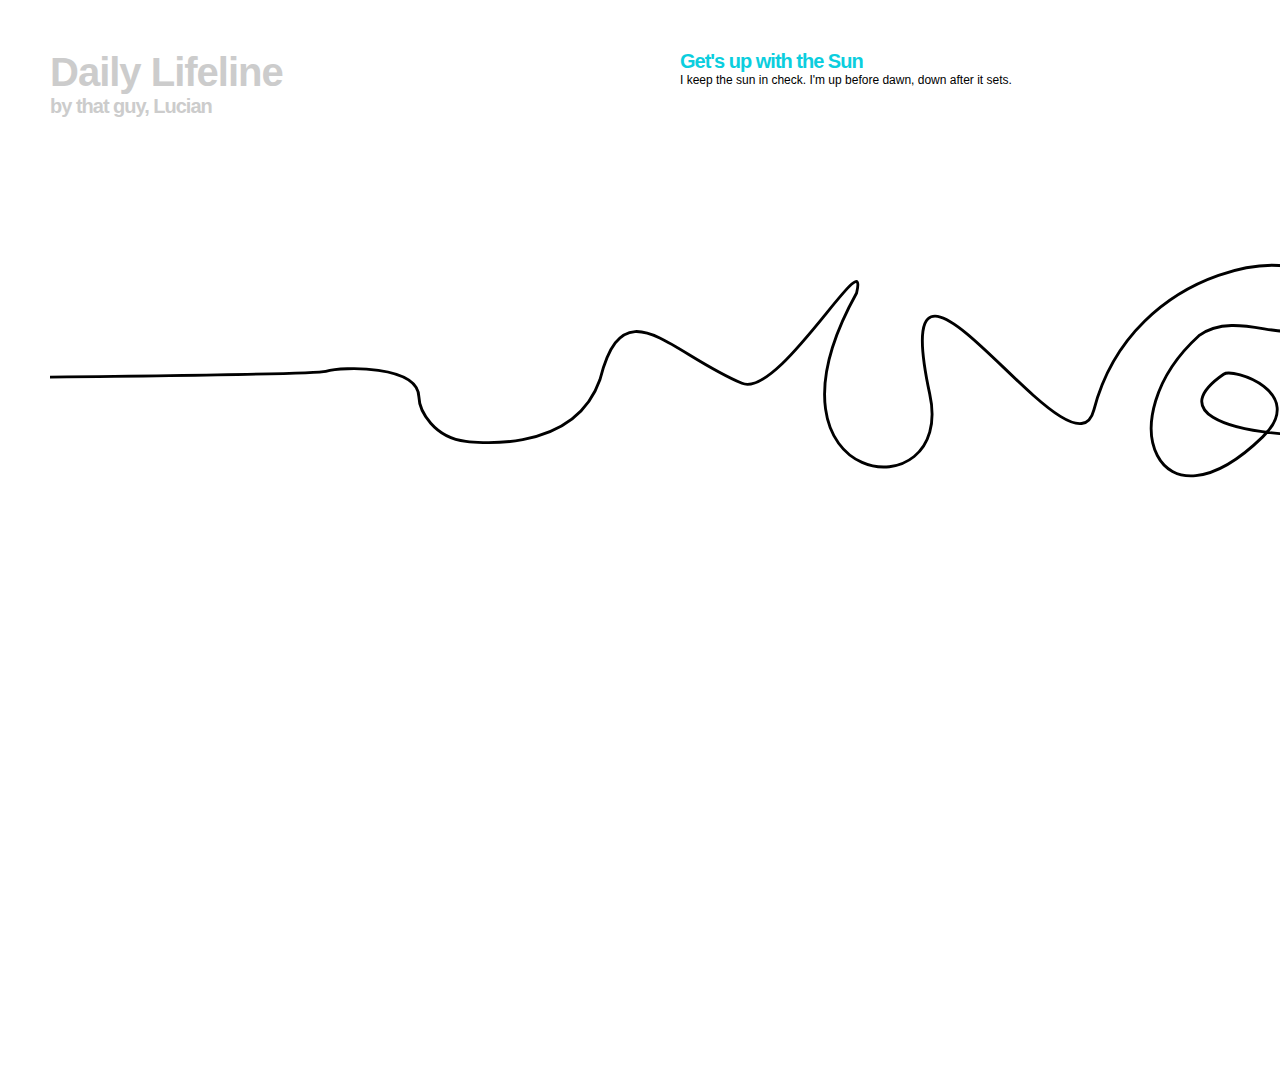
<file: public_html/ex(4)_timeIsOnMySide/time.html>
<!DOCTYPE html>
<html>

<head>
	<meta charset="UTF-8">
	
	<title>Heartline</title>
	
	<link rel="stylesheet" href="time.css">
	<link rel="text/javascrip" href="time.js">
	
	<script src="http://ajax.googleapis.com/ajax/libs/jquery/1.7.1/jquery.min.js"></script>
	<script src="jquery.mousewheel.js"></script>
	<script>
	$(function(){
		$("#page-wrap").wrapInner("<table cellspacing='30'><tr>");
		$(".post").wrap("<td></td>");
		$("body").mousewheel(function(event, delta) {
			this.scrollLeft -= (delta * 30);
			event.preventDefault();
		});   
	});
	</script>
</head>

<body>
	
	<div id="page-wrap">	
		<div class="post svgPost">
			<h1>Daily Lifeline</h1>
			<h2>by that guy, Lucian</h2>
			<!-- <h2>Hi! I'm a Timeline event!</h2> -->
			<img src="heart.svg">
		</div>
		<div class="post morning" id="715">
			<h2 class="balance">Get's up with the Sun</h2>
			<p>I keep the sun in check. I'm up before dawn, down after it sets.</p>
		</div>
		<div class="post morning" id="730">
			<h2 class="balance">Brush my teeth</h2>
			<p>Try not to think too hard about it.</p>
		</div>
		<div class="post morning" id="745">
			<h2 class="balance">Meditation</h2>
			<p>I listen to myself before I subject others.</p>
		</div>
		<div class="post morning" id="800">
			<h2 class="balance" >Makn' (veggie) Bacn'</h2>
			<p>Everyone's welcome to the Club Sandwich.</p>
		</div>
		<div class="post morning " id="815">
			<h2 class="work">Open the Laptop</h2>
			<p>Relize I'm in the last minute.</p>
		</div>
		<div class="post morning" id="830">
			<h2 class="work">Finish old work, tune into the news.</h2>
			<p>Starting with the cartoon section</p>
		</div>
		<div class="post morning" id="845">
			<h2 class="balance" >Get ready for Lecture</h2>
			<p>Come early, stay after, ask questions and help others.</p>
		</div>
		<div class="post morning" id="900">
			<h2 class="work">Try not to talk so loudely</h2>
			<p>I put the class in class.</p>
		</div>
		<div class="post morning" id="915">
			<h2 class="work">Practice calligraffiti.</h2>
			<p>Swear words never looked so beautiful.</p>
		</div>
		<div class="post morning" id="930">
			<h2 class="work">Activate deep listening.</h2>
			<p>It's all about silver bullet points.</p>
		</div>
		<div class="post morning" id="945">
			<h2 class="work">Thinking about the infinite</br> possiilities in my pocket.</h2>
			<p>4 numerals to freedom.</p>
		</div>
		<div class="post morning" id="1000">
			<h2 class="work">Now I got my swag back.</h2>
			<p>That was interesting. Time for work!</p>
		</div>
		<div class="post morning " id="1015">
			<h2 class="work">Nothing is certain but work.</h2>
			<p>Put down one juggling ball, pick up another.</p>
		</div>
		<div class="post afternoon " id="1030">
			<h2 class="work">Nothing will work if you don't.</h2>
			<p>Everything you see around you was made by people,</br> and you can change it. Through your work of course.</p>
		</div>
		<div class="post afternoon" id="1045">
			<h2 class="work">We all make work, but in the end</br> our work makes us.</h2>
			<p>Work until your idea is what's reality.</p>
		</div>
		<div class="post afternoon" id="1100">
			<h2 class="meeting">Lunch. All you and your friends can eat.</h2>
			<p>Infinite DC food for $3 and some bargaining.</p>
		</div>
		<div class="post afternoon" id="1115">
			<h2 class="meeting">Overlap venn diagrams.</h2>
			<p>In general, your friend represents 50% of the population.</br> If they  disagree with you, 50% of the population will as well.</p>
		</div>
		<div class="post afternoon" id="1130">
			<h2 class="meeting">Talk about future plans.</h2>
			<p>Road trips, buying tickets, and equity.</p>
		</div>
		<div class="post afternoons" id="1145">
			<h2 class="balance" >Preggers with a food baby.</h2>
			<p>We don't have to go home but I can't stay here.</p>
		</div>
		<div class="post afternoon " id="1200">
			<h2 class="meeting">Let's split up gang.</h2>
			<p>I share that link later. HFGL.</p>
		</div>
		<div class="post afternoon" id="1215">
			<h2 class="exploration">Who's just had their 15 minutes of fame?</h2>
			<p>new.ycombinator.com</p>
		</div>
		<div class="post afternoon" id="1230">
			<h2 class="exploration">My nose couldn't be further from the grindstone</h2>
			<p>Bookmarking, favoriting, posting, updating, refreshing.</p>
		</div>
		<div class="post afternoon" id="1245">
			<h2 class="exploration">Opening tabs > closing tabs.</h2>
			<p>It's all apart of the creative process I swear.</p>
		</div>
		<div class="lastPost afternoon" id="100">
			<h2 class="work">Quit everything.</h2>
			<p>Chrome is reborn as productive.</p>
		</div>
	
	</div>
	
</body>

</html>
</file>
<file: public_html/ex(1)/assets/css/main.css>
* {    font-family: Edmondsans-Medium;    src: url(assets/fonts/Edmondsans-Medium.otf);    text-align: center;}html, body {    height: 100%;	margin: 0;}*:after,*::before {	-moz-box-sizing: border-box;	box-sizing: border-box;}h1{	display: block;	font-size: 75px;}li {	border: none;	padding: 0.6em 1.2em;	background: #388a5a;	color: #fff;	font-family: 'Lato', Calibri, Arial, sans-serif;	font-size: 1em;	letter-spacing: 1px;	text-transform: uppercase;	cursor: pointer;	display: inline-block;	margin: 3px 2px;	border-radius: 2px;}ol {}ol.right {	text-align: left;}ol.left {	text-align: right;}li:hover {	background: #2c774b;}.main {	max-width: 69em;	margin: 0 auto;}.clearfix:before,.clearfix:after {	display: table;	content: " ";}.column {	float: left;	width: 40%;	padding: 0 2em;	min-height: 300px;	position: relative;	text-align: right;}.column:nth-child(2) {	box-shadow: -1px 0 0 rgba(0,0,0,0.1);	text-align: left;}.page-wrap {    min-height: 100%;    margin-bottom: -60px; }.page-wrap:after {    content: "";    display: block;}footer, .page-wrap:after {    height: 60px; }footer {	padding-top: 20px;    background: orange;}
</file>
<file: public_html/assets/css/main.css>
* {    font-family: Edmondsans-Medium;    src: url(assets/fonts/Edmondsans-Medium.otf);    text-align: center;}* {  font-family: pixelmix;  src: url(../fonts/pixelmix/pixelmix.ttf)  format('truetype');}html, body {    height: 100%;	margin: 0;}*:after,*::before {	-moz-box-sizing: border-box;	box-sizing: border-box;}h1{	display: block;	font-size: 75px;}li {	border: none;	padding: 0.6em 1.2em;	background: #388a5a;	color: #fff;	font-family: 'Lato', Calibri, Arial, sans-serif;	font-size: 1em;	letter-spacing: 1px;	text-transform: uppercase;	cursor: pointer;	display: inline-block;	margin: 3px 2px;	border-radius: 2px;}ol {}ol.right {	text-align: left;}ol.left {	text-align: right;}li:hover {	background: #2c774b;}.main {	max-width: 69em;	margin: 0 auto;}.clearfix:before,.clearfix:after {	display: table;	content: " ";}.column {	float: left;	width: 40%;	padding: 0 2em;	min-height: 300px;	position: relative;	text-align: right;}.column:nth-child(2) {	box-shadow: -1px 0 0 rgba(0,0,0,0.1);	text-align: left;}.page-wrap {    min-height: 100%;    margin-bottom: -60px; }.page-wrap:after {    content: "";    display: block;}footer, .page-wrap:after {    height: 60px; }footer {	padding-top: 20px;    background: orange;}
</file>
<file: public_html/ex(1)/assets/css/blog.css>
* {
    font-family: Edmondsans-Medium;
    src: url(assets/fonts/Edmondsans-Medium.otf);
    margin:0;
    text-align: center;
}

html, body {
    height: 100%;
	margin: 0;
}

*:after,
*::before {
	-moz-box-sizing: border-box;
	box-sizing: border-box;
}

h1
{
	font-size: 75px;
	color: white;
}

h2
{
	display: block;
	font-size: 75px;
	line-height: 95px; 
	color: white;
}

p { 
	font-size: 1.2em; 
	margin: 0 0 15px 0; 
	line-height: 21px;
	color: white;
	text-align: justify;
}

.copy { 
	width: 500px;
	position: inherit;
	text-align: justify; 
}

.post { 
	width: 70%; 
}

.page-wrap {
  position: relative;
  min-height: 100%;
  min-width: 100%;
  height: 100%;
  width: 100%;
}

.page-wrap-1 { background-color: #4742A5; }
.page-wrap-2 { background-color: #36398A; }
.page-wrap-3 { background-color: #44BF43; }
.page-wrap-4 { background-color: #AED715; }
.page-wrap-5 { background-color: #D7CA1A; }


.col {
	width: 30%;
	padding: 30px 0 0;
	margin-bottom: -99999px;
	padding-bottom: 99999px;
}
.col p {
	margin-bottom: 30px;
}
.col:nth-child(1) {
	-moz-box-ordinal-group: 2;
	-webkit-box-ordinal-group: 2;
	box-ordinal-group: 2;
}
.col:nth-child(2) {
	-moz-box-ordinal-group: 1;
	-webkit-box-ordinal-group: 1;
	box-ordinal-group: 1;
}
</file>
<file: public_html/ex(2)_madlibs/assets/css/madlibs.css>
* {    font-family: 'Edmondsans-Medium';    src: url('../fonts/Edmondsans-Medium.otf') format('truetype');    text-align: center;}@font-face {    font-family: 'Edmondsans-Medium';    src: url('../fonts/Edmondsans-Medium.otf') format('truetype');}html, body {    height: 100%;	margin: 0;}.cah {    display: block;    position: relative;    margin-top: 10%;    margin-bottom: 0%;    margin-left: auto;    margin-right: auto;    padding: 2em 0;    max-width: 860px;    width: 100%;    text-align: left;    font-size: 2.5em;    text-shadow: none;}.prompt{    vertical-align: sub;    display: block;    margin: 0.3em 0 0 0;    padding: 0.5em 1em 0.5em 0.7em;    width: calc(100% - 2em);    border: none;    background: transparent;    color: rgba(0,0,0,0.8);    font-size: 1em;    line-height: 1;    background: 0;}.submit {    border: none;    padding: 0.6em 1.2em;    background: #000;    color: #fff;    font-size: 20px;    letter-spacing: 1px;    text-transform: uppercase;    cursor: pointer;    display: inline-block;    margin: 3px 2px;    border-radius: 2px;}input {    opacity: 1;    text-shadow: none;    border:0;     outline:none;}/* overlay styles*/.overlay {    position: absolute;    top: 0;    left: 0;    height: 100%;    width: 100%;    background-color: rgba(0,0,0,0.0);    z-index: 10;}.overlay.hide{    z-index: -1;     display: none;  }.formarea {	display: inline-block;	position: absolute;	vertical-align: sub;}.overlay.off {	background-color: rgba(0,0,0,0);	z-index: -1; }.blur { /*    -webkit-filter: blur(25px);     filter: blur(25px);*/    color: transparent;    text-shadow:0px 0px 1em #333333}.blur.off {     -webkit-filter: blur(0px);     filter: blur(0px);    text-shadow:0px 0px 0px #333333}.content {    margin: 0px;}.results {	line-height:120%; }
</file>
<file: public_html/ex(3)_pockedex/assets/css/ultimatum.css>
@font-face {
  font-family: pixelmix;
  src: url('../fonts/pixelmix/pixelmix.ttf')  format('truetype');
  color: #474747;
}

* {
  font-family: pixelmix;
  src: url(../fonts/pixelmix/pixelmix.ttf)  format('truetype');
  color: #474747;
}

.pockemon_name{	
	margin: .5em 0;
	font-size: 1.2em;
}

h1 { 
	margin-top: .1em;
	margin-bottom: .2em;
	margin-left: .2em;
	margin-right: .2em;
}

ul.pockebilities {
	margin-top: .5em;
    list-style: none;
    padding-left: 1.2em;
    text-indent: -1em;
    line-height: 1.2em;
}

li:before {
    content: "›";
    display: block;
    float: left;
    width: .75em;
}
</file>
<file: public_html/ex(3)_pockedex/assets/css/pocket.css>
body {
	font-family: pixelmix;
	background-image:url('../imgs/backgrounds/white_brick_wall/white_brick_wall.png');
	background-repeat:repeat;
}
</file>
<file: public_html/ex(3)_pockedex/assets/css/mobile.css>
body {
	background-image:url('../imgs/backgrounds/white_brick_wall/white_brick_wall.png');
	background-repeat:repeat;
}
</file>
<file: public_html/ex(4)_timeIsOnMySide/time.css>
* {
	margin: 0; 
	padding: 0; 
}

body { 
	font-size: 62.5%; 
	font-family: 'Lucida Grande', Helvetica, sans-serif;
	background: #FFF;
	padding: 20px;
}

tr { 
	vertical-align: top;
	padding-left: 0px;
	margin-left: 0px;
}

.post { 
	width: 600px; 
}

.post.svgPost{
}

.post.lastPost{
	width: 300px;
}

.balance {
	color: #0BCEDE
}

.exploration{
	color:#FF8351;
}

.meeting{
	color:#FFEA54
}
.work { 
	color:#FF5744;
}


p { font-size: 1.2em; margin: 0 0 15px 0; }
h1 { font-family: Helvetica, sans-serif; font-size: 4.0em;
							  letter-spacing: -1px; color: #ccc; }
h2 { font-family: Helvetica, sans-serif; font-size: 2.0em;
							  letter-spacing: -1px; color: #ccc; }
a { color: #0066cc; }
a:hover { color: #ccc; }
</file>
